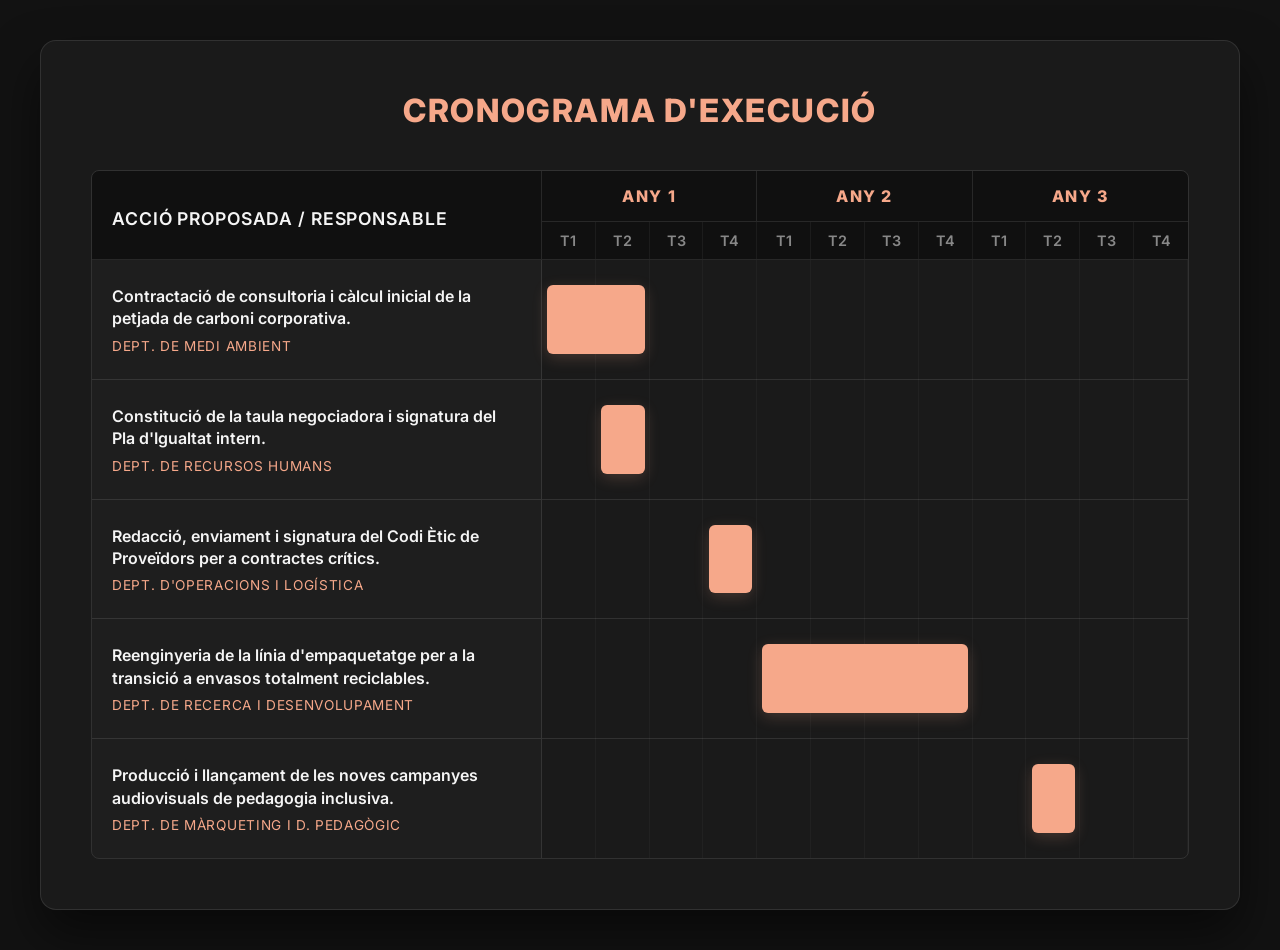
<file: imagenes/crono.html>
<!DOCTYPE html>
<html lang="ca">
<head>
    <meta charset="UTF-8">
    <meta name="viewport" content="width=device-width, initial-scale=1.0">
    <title>Cronograma Visual - JOVI S.A.</title>
    <link href="https://fonts.googleapis.com/css2?family=Inter:wght@300;400;600;800&display=swap" rel="stylesheet">
    <style>
        :root {
            --bg-dark: #121212;
            --bg-card: #1A1A1A;
            --accent-peach: #F6A88A;
            --accent-peach-light: rgba(246, 168, 138, 0.2);
            --text-light: #F5F5F5;
            --text-muted: #888888;
            --border-color: rgba(255, 255, 255, 0.1);
        }

        * {
            margin: 0;
            padding: 0;
            box-sizing: border-box;
            font-family: 'Inter', sans-serif;
        }

        body {
            background-color: var(--bg-dark);
            color: var(--text-light);
            display: flex;
            justify-content: center;
            align-items: center;
            min-height: 100vh;
            padding: 40px;
        }

        .gantt-container {
            width: 1400px; /* Ancho fijo ideal para capturas de pantalla */
            background-color: var(--bg-card);
            border-radius: 16px;
            padding: 50px;
            box-shadow: 0 25px 50px rgba(0, 0, 0, 0.5);
            border: 1px solid var(--border-color);
        }

        .gantt-title {
            font-size: 2rem;
            font-weight: 800;
            color: var(--accent-peach);
            text-transform: uppercase;
            letter-spacing: 0.05em;
            margin-bottom: 40px;
            text-align: center;
        }

        .gantt-wrapper {
            display: grid;
            grid-template-columns: 450px 1fr;
            border: 1px solid var(--border-color);
            border-radius: 8px;
            overflow: hidden;
        }

        /* --- Cabeceras --- */
        .header-col {
            background-color: rgba(0, 0, 0, 0.4);
            border-bottom: 1px solid var(--border-color);
            border-right: 1px solid var(--border-color);
        }

        .header-task-title {
            padding: 30px 20px;
            font-weight: 600;
            font-size: 1.1rem;
            text-transform: uppercase;
            letter-spacing: 0.05em;
            display: flex;
            align-items: flex-end;
            height: 100%;
        }

        .header-timeline {
            display: flex;
            flex-direction: column;
            background-color: rgba(0, 0, 0, 0.4);
            border-bottom: 1px solid var(--border-color);
        }

        .years-row {
            display: grid;
            grid-template-columns: repeat(3, 1fr);
            text-align: center;
            font-weight: 800;
            font-size: 1rem;
            letter-spacing: 0.1em;
            color: var(--accent-peach);
            border-bottom: 1px solid var(--border-color);
        }

        .year-label {
            padding: 15px 0;
            border-right: 1px solid var(--border-color);
        }
        .year-label:last-child { border-right: none; }

        .quarters-row {
            display: grid;
            grid-template-columns: repeat(12, 1fr);
            text-align: center;
            font-weight: 600;
            font-size: 0.9rem;
            color: var(--text-muted);
        }

        .quarter-label {
            padding: 10px 0;
            border-right: 1px solid rgba(255, 255, 255, 0.05);
        }
        .quarter-label:last-child { border-right: none; }

        /* --- Filas de Tareas --- */
        .gantt-row {
            display: contents; /* Permite que los hijos se alineen al grid principal */
        }

        .task-info {
            padding: 25px 20px;
            border-bottom: 1px solid var(--border-color);
            border-right: 1px solid var(--border-color);
            background-color: rgba(255, 255, 255, 0.02);
        }

        .task-name {
            font-size: 1rem;
            font-weight: 600;
            line-height: 1.4;
            margin-bottom: 8px;
        }

        .task-dept {
            font-size: 0.85rem;
            color: var(--accent-peach);
            font-weight: 400;
            text-transform: uppercase;
            letter-spacing: 0.05em;
        }

        .task-timeline {
            display: grid;
            grid-template-columns: repeat(12, 1fr);
            border-bottom: 1px solid var(--border-color);
            position: relative;
            background-image: repeating-linear-gradient(
                to right,
                transparent,
                transparent calc(100% / 12 - 1px),
                rgba(255, 255, 255, 0.03) calc(100% / 12 - 1px),
                rgba(255, 255, 255, 0.03) calc(100% / 12)
            );
        }

        /* --- Barras de Tiempo --- */
        .bar {
            background-color: var(--accent-peach);
            border-radius: 6px;
            margin: 25px 5px;
            box-shadow: 0 4px 15px var(--accent-peach-light);
            position: relative;
            transition: transform 0.3s ease;
        }

        /* Posiciones específicas de cada acción (T1-T12) */
        .bar-1 { grid-column: 1 / 3; }  /* Año 1: T1 - T2 */
        .bar-2 { grid-column: 2 / 3; }  /* Año 1: T2 */
        .bar-3 { grid-column: 4 / 5; }  /* Año 1: T4 */
        .bar-4 { grid-column: 5 / 9; }  /* Año 2: T1 - T4 */
        .bar-5 { grid-column: 10 / 11; } /* Año 3: T2 */

        /* Quitar borde inferior en la última fila */
        .gantt-row:last-child .task-info,
        .gantt-row:last-child .task-timeline {
            border-bottom: none;
        }
    </style>
</head>
<body>

    <div class="gantt-container">
        <h2 class="gantt-title">Cronograma d'Execució</h2>
        
        <div class="gantt-wrapper">
            <!-- Headers -->
            <div class="header-col">
                <div class="header-task-title">Acció Proposada / Responsable</div>
            </div>
            
            <div class="header-timeline">
                <div class="years-row">
                    <div class="year-label">ANY 1</div>
                    <div class="year-label">ANY 2</div>
                    <div class="year-label">ANY 3</div>
                </div>
                <div class="quarters-row">
                    <!-- Any 1 -->
                    <div class="quarter-label">T1</div>
                    <div class="quarter-label">T2</div>
                    <div class="quarter-label">T3</div>
                    <div class="quarter-label">T4</div>
                    <!-- Any 2 -->
                    <div class="quarter-label">T1</div>
                    <div class="quarter-label">T2</div>
                    <div class="quarter-label">T3</div>
                    <div class="quarter-label">T4</div>
                    <!-- Any 3 -->
                    <div class="quarter-label">T1</div>
                    <div class="quarter-label">T2</div>
                    <div class="quarter-label">T3</div>
                    <div class="quarter-label">T4</div>
                </div>
            </div>

            <!-- Fila 1 -->
            <div class="gantt-row">
                <div class="task-info">
                    <div class="task-name">Contractació de consultoria i càlcul inicial de la petjada de carboni corporativa.</div>
                    <div class="task-dept">Dept. de Medi Ambient</div>
                </div>
                <div class="task-timeline">
                    <div class="bar bar-1"></div>
                </div>
            </div>

            <!-- Fila 2 -->
            <div class="gantt-row">
                <div class="task-info">
                    <div class="task-name">Constitució de la taula negociadora i signatura del Pla d'Igualtat intern.</div>
                    <div class="task-dept">Dept. de Recursos Humans</div>
                </div>
                <div class="task-timeline">
                    <div class="bar bar-2"></div>
                </div>
            </div>

            <!-- Fila 3 -->
            <div class="gantt-row">
                <div class="task-info">
                    <div class="task-name">Redacció, enviament i signatura del Codi Ètic de Proveïdors per a contractes crítics.</div>
                    <div class="task-dept">Dept. d'Operacions i Logística</div>
                </div>
                <div class="task-timeline">
                    <div class="bar bar-3"></div>
                </div>
            </div>

            <!-- Fila 4 -->
            <div class="gantt-row">
                <div class="task-info">
                    <div class="task-name">Reenginyeria de la línia d'empaquetatge per a la transició a envasos totalment reciclables.</div>
                    <div class="task-dept">Dept. de Recerca i Desenvolupament</div>
                </div>
                <div class="task-timeline">
                    <div class="bar bar-4"></div>
                </div>
            </div>

            <!-- Fila 5 -->
            <div class="gantt-row">
                <div class="task-info">
                    <div class="task-name">Producció i llançament de les noves campanyes audiovisuals de pedagogia inclusiva.</div>
                    <div class="task-dept">Dept. de Màrqueting i D. Pedagògic</div>
                </div>
                <div class="task-timeline">
                    <div class="bar bar-5"></div>
                </div>
            </div>

        </div>
    </div>

</body>
</html>
</file>
